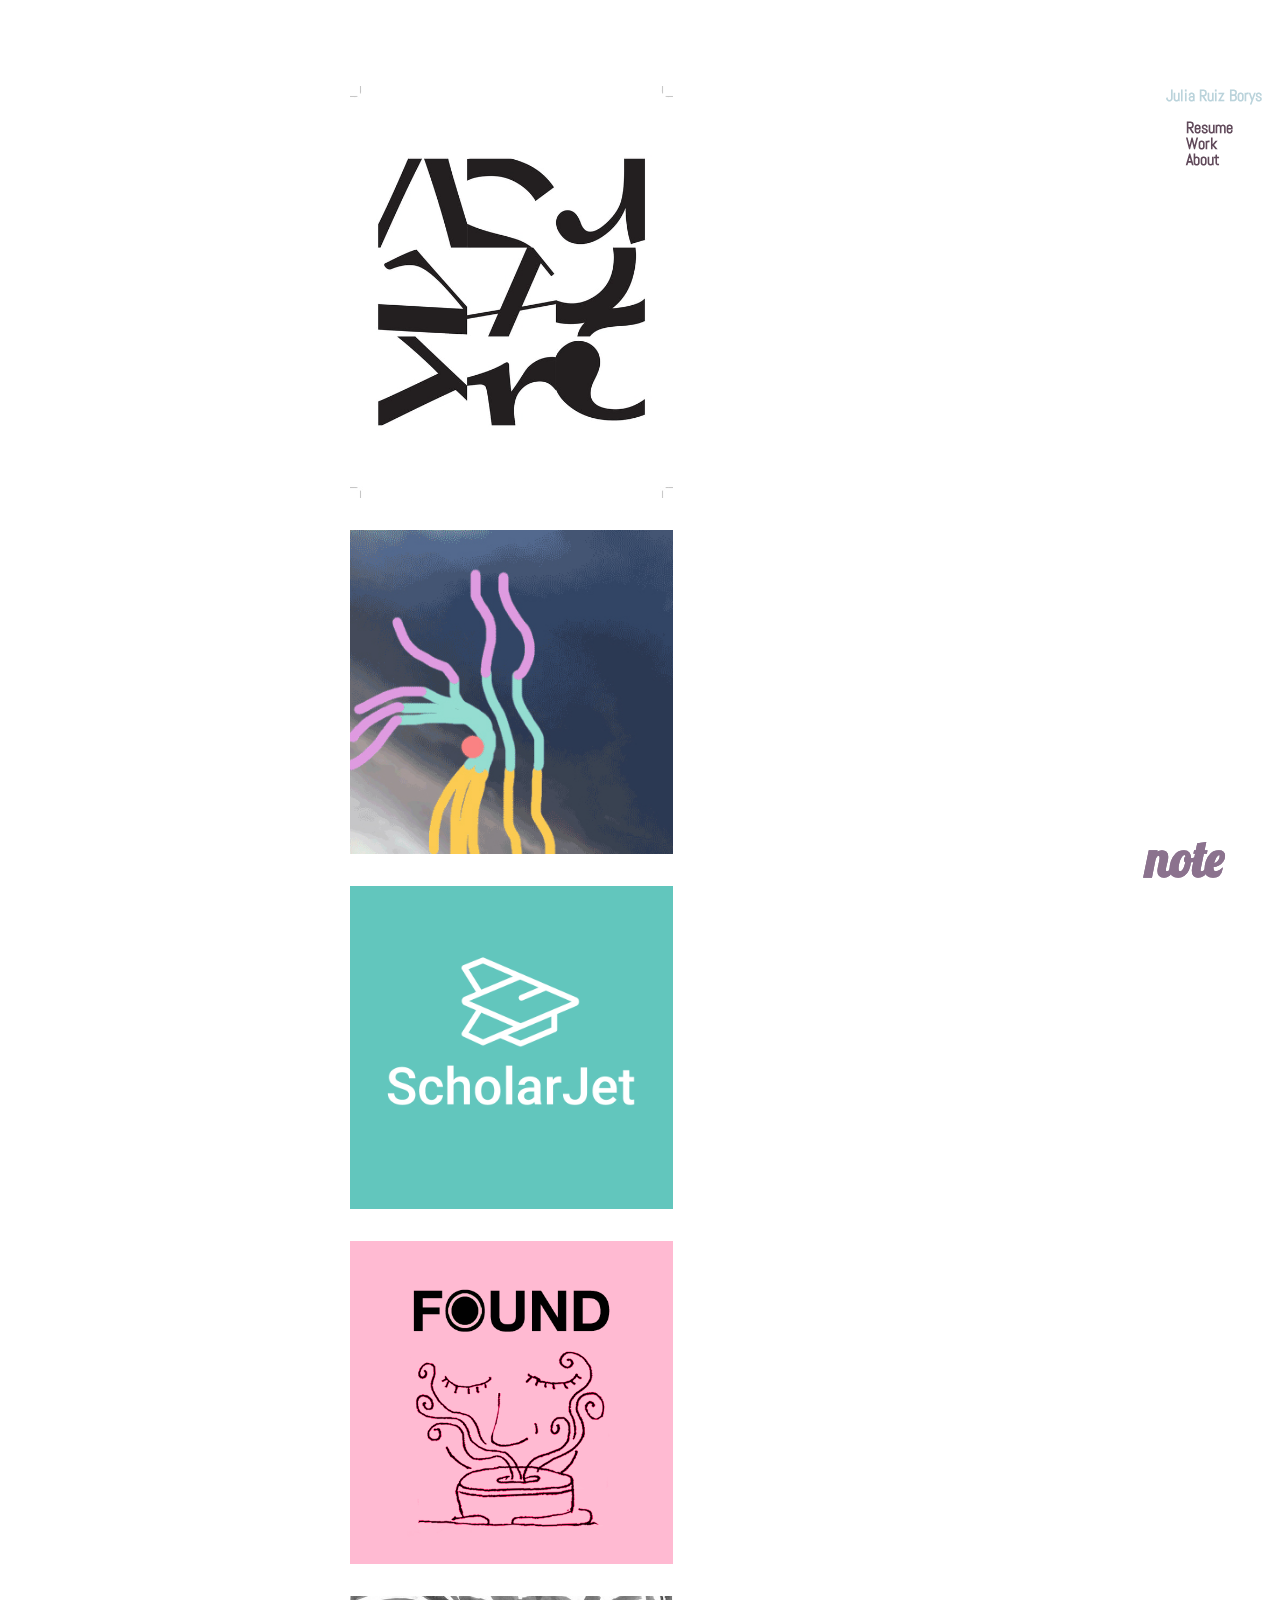
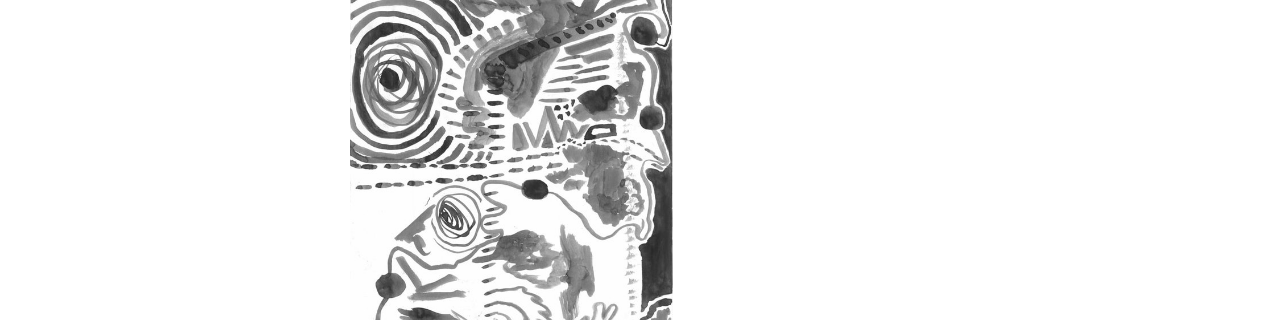
<file: index.html>
<!DOCTYPE html>
<html lang="en">

<head>
  <meta charset="UTF-8">
  <meta name="viewport" content="width=device-width,initial-scale=1">
  <title>julespoodles</title>
  <link href="style.css" rel="stylesheet" type="text/css">
  <script type="text/javascript" src="main.js"></script>
  <link href="https://fonts.googleapis.com/css?family=Abel|Anton|Lobster|Roboto|Lato:900" rel="stylesheet">

</head>
           <body>
    
        <nav>
        
        <div class="name"><strong>Julia Ruiz Borys</strong> </div>  
        <br>
        <div class="info-link">
            <a href="resume.html">Resume</a>
            <br>
            <a href="index.html">Work</a>
                  <br> <a href="aboutme.html">About</a>
                </div>
        </nav>
    
          
            <div class="portfolio-wrapper">
              
                <div class="portfolio-container">
                    <figure class="hover-effect">
                        <a href="typography.html">
                                
                            <img src="portfolio/client/typecomp/type1.jpg" alt="typography collage 1" >
                            </a>
    
                        <figcaption>
                            <h3> Typography Work</h3>
                        </figcaption>		
                    </figure>
    
                    <figure class="hover-effect">
                       
                            <a href="animation.html">
                                <img src="portfolio/personalcomp/animations/bird54.jpg" alt="" >
                            </a>
                    
                        <figcaption> 
                       <h3>Animation</h3>
                        </figcaption>			
                    </figure>

                    <figure class="hover-effect">
                       
                            <a href="scholarjet.html">
                                
                                <img src="portfolio/client/sj.jpg" alt="scholarjet logo" >
                            </a>
                        <figcaption>
                            <h3>Instagram Campaign</h3>
                        </figcaption>			
                    </figure>
    
                    <figure class="hover-effect">
                       
                        <a href="foundcoffee.html">
                            
                            <img src="portfolio/client/foundcoffee/logo.png" alt="FoundCoffee logo" >
                            
                            </a> 
    
                    <figcaption>
                      <h3> Branding Concept</h3>
                    </figcaption>			
                </figure>
    

                <figure class="hover-effect">
                       
                    <a href="visualart.html">
                        <img src="portfolio/personalcomp/inksquare.jpg" alt="" >
                    </a>
            
                <figcaption>

                    
               <h3>Illustration</h3>
                </figcaption>			
            </figure>
    
                </div>
            </div>
    
        <div class="footer">
            <span class="interactive fancy" onclick="onButtonPress()">note</span>
        </div>
    
    </body>

  </div>
    
  </div>
  <div class="footer">
    <span class="interactive fancy" onclick="onButtonPress()">note</span>
  </div>
</body>

</html>
</file>
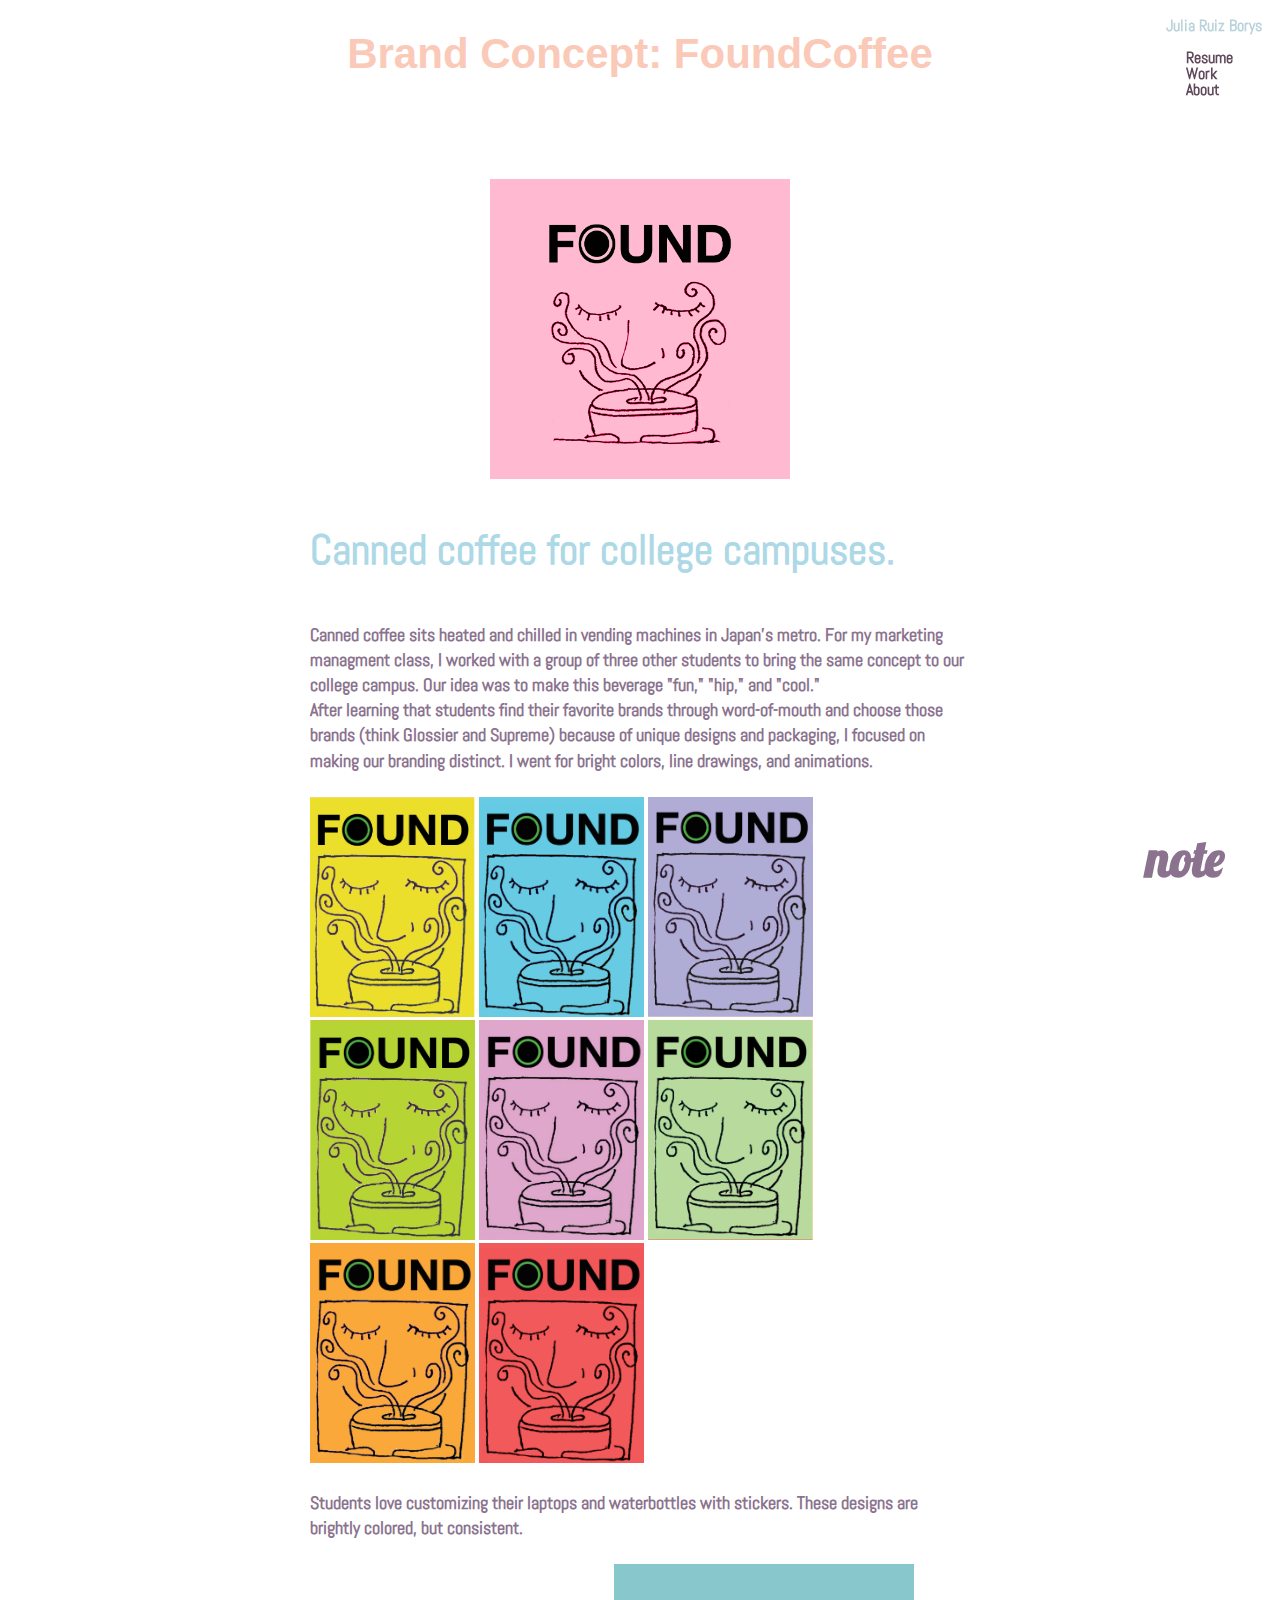
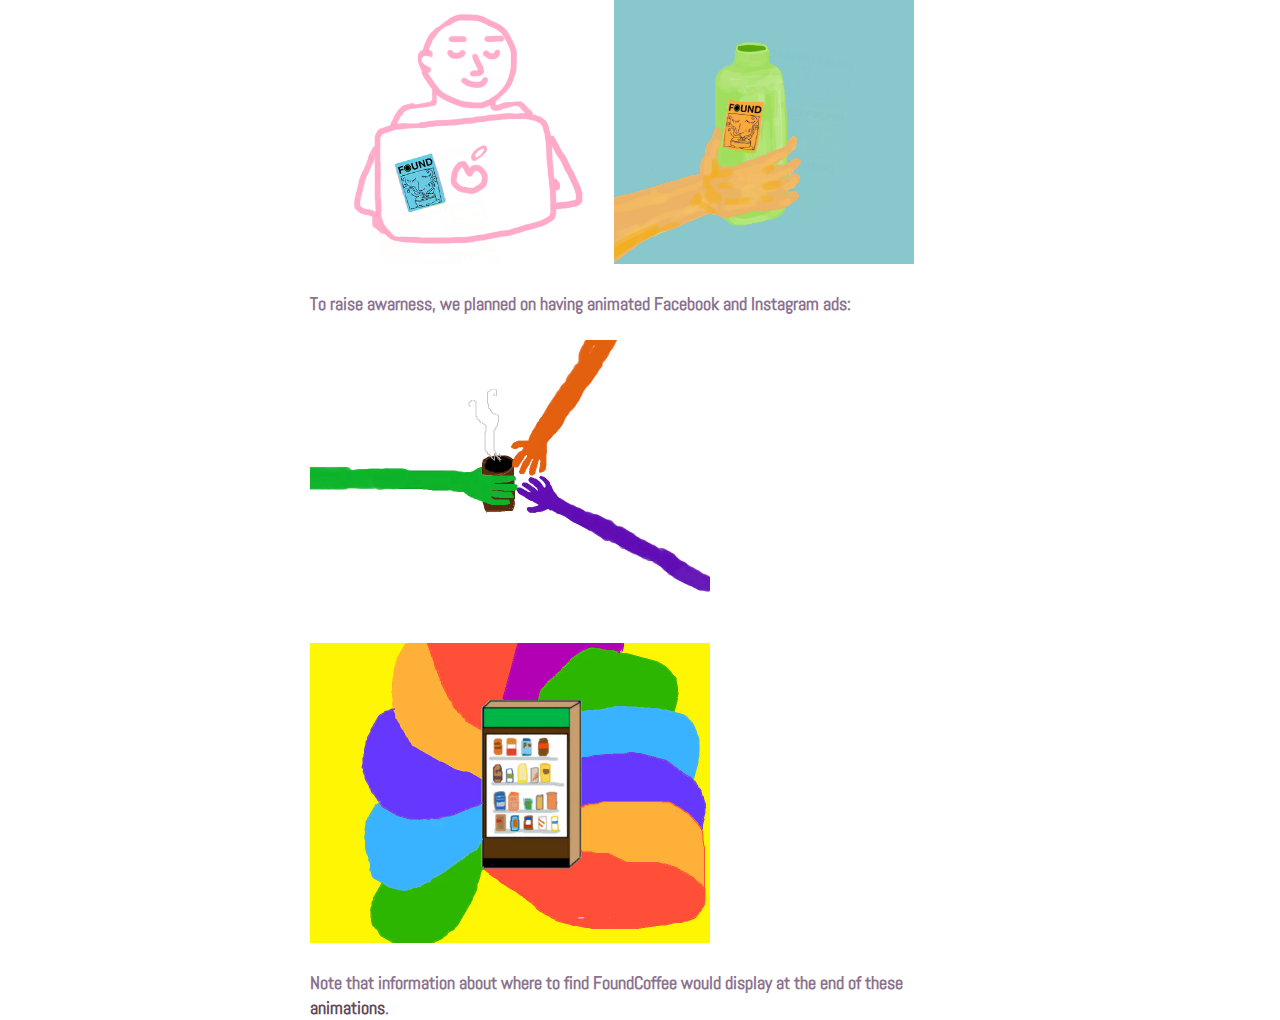
<file: foundcoffee.html>
<!DOCTYPE html>

<html lang="en">

<head>
    <meta charset="UTF-8">
    <meta name="viewport" content="width=device-width,initial-scale=1">
    <title>FoundCoffee</title>
    <link href="style.css" rel="stylesheet" type="text/css">
    <script type="text/javascript" src="main.js"></script>
    <link href="https://fonts.googleapis.com/css?family=Abel|Anton|Lobster" rel="stylesheet">

</head>

<body>
    
        <nav>
        
                <div class="name"><strong>Julia Ruiz Borys</strong> </div>  
                <br>
                <div class="info-link">
                    <a href="resume.html">Resume</a>
                    <br>
                    <a href="index.html">Work</a>
                          <br> <a href="aboutme.html">About</a>
                        </div>
                </nav>
    <div class="heading-wrapper"><h2 class="heading">Brand Concept: FoundCoffee</h2>
       </div> 
    <div class="portfolio-wrapper">
        <img src="portfolio/client/foundcoffee/logo.png" alt="Found Coffee Logo" class="found-coffee, centered">
        <div>
            <h3 class="noteworthy">Canned coffee for college campuses.
            </h3>
            <h4>Canned coffee sits heated and chilled in vending machines in Japan's metro. For my marketing managment class, I worked with a group of three other students to bring the same concept to our college campus. Our idea was to make this beverage "fun," "hip," and "cool." 
                <br>After learning that students find their favorite brands through word-of-mouth and choose those brands (think Glossier and Supreme) because of unique designs and packaging, I focused on making our branding distinct.
               I went for bright colors, line drawings, and animations.  </h4>
                <img src="portfolio/client/foundcoffee/indivstickers/stick1.png" alt="promotional coffee stickers" class="stickers">
                <img src="portfolio/client/foundcoffee/indivstickers/stick2.png" alt="promotional coffee stickers" class="stickers">
                <img src="portfolio/client/foundcoffee/indivstickers/stick3.png" alt="promotional coffee stickers" class="stickers">
                <img src="portfolio/client/foundcoffee/indivstickers/stick4.png" alt="promotional coffee stickers" class="stickers">
                <img src="portfolio/client/foundcoffee/indivstickers/stick5.png" alt="promotional coffee stickers" class="stickers">
                <img src="portfolio/client/foundcoffee/indivstickers/stick6.png" alt="promotional coffee stickers" class="stickers">
                <img src="portfolio/client/foundcoffee/indivstickers/stick7.png" alt="promotional coffee stickers" class="stickers">
                <img src="portfolio/client/foundcoffee/indivstickers/stick8.png" alt="promotional coffee stickers" class="stickers">
                <h4>Students love customizing their laptops and waterbottles with stickers. These designs are brightly colored, but consistent.</h4>
                <img src="portfolio/client/foundcoffee/laptopuser.png" alt="Laptop user with a FoundCoffee sticker on laptop" class="slideshow-image">
                <img src="portfolio/client/foundcoffee/waterbottle.png" alt="Waterbottle with FoundCoffee Sticker on waterbottle" class="slideshow-image">
                
<h4>
          To raise awarness, we planned on having animated Facebook and Instagram ads: </h4>
            <img src="portfolio/client/foundcoffee/foundcoffee1.gif" alt="an animation of arms reaching for a can of coffee" class="found-coffee-anim">
        <br>
     <img src="portfolio/client/foundcoffee/foundcoffee.gif" alt="colorful vending machine" class="found-coffee-anim">
    <h4>Note that information about where to find FoundCoffee would display at the end of these  <a href="animation.html">animations</a>.</h4>
        
    </div>


    </div>
    <div class="footer">
        <span class="interactive fancy" onclick="onButtonPress()">note</span>
    </div>

</body>

</html>
</file>
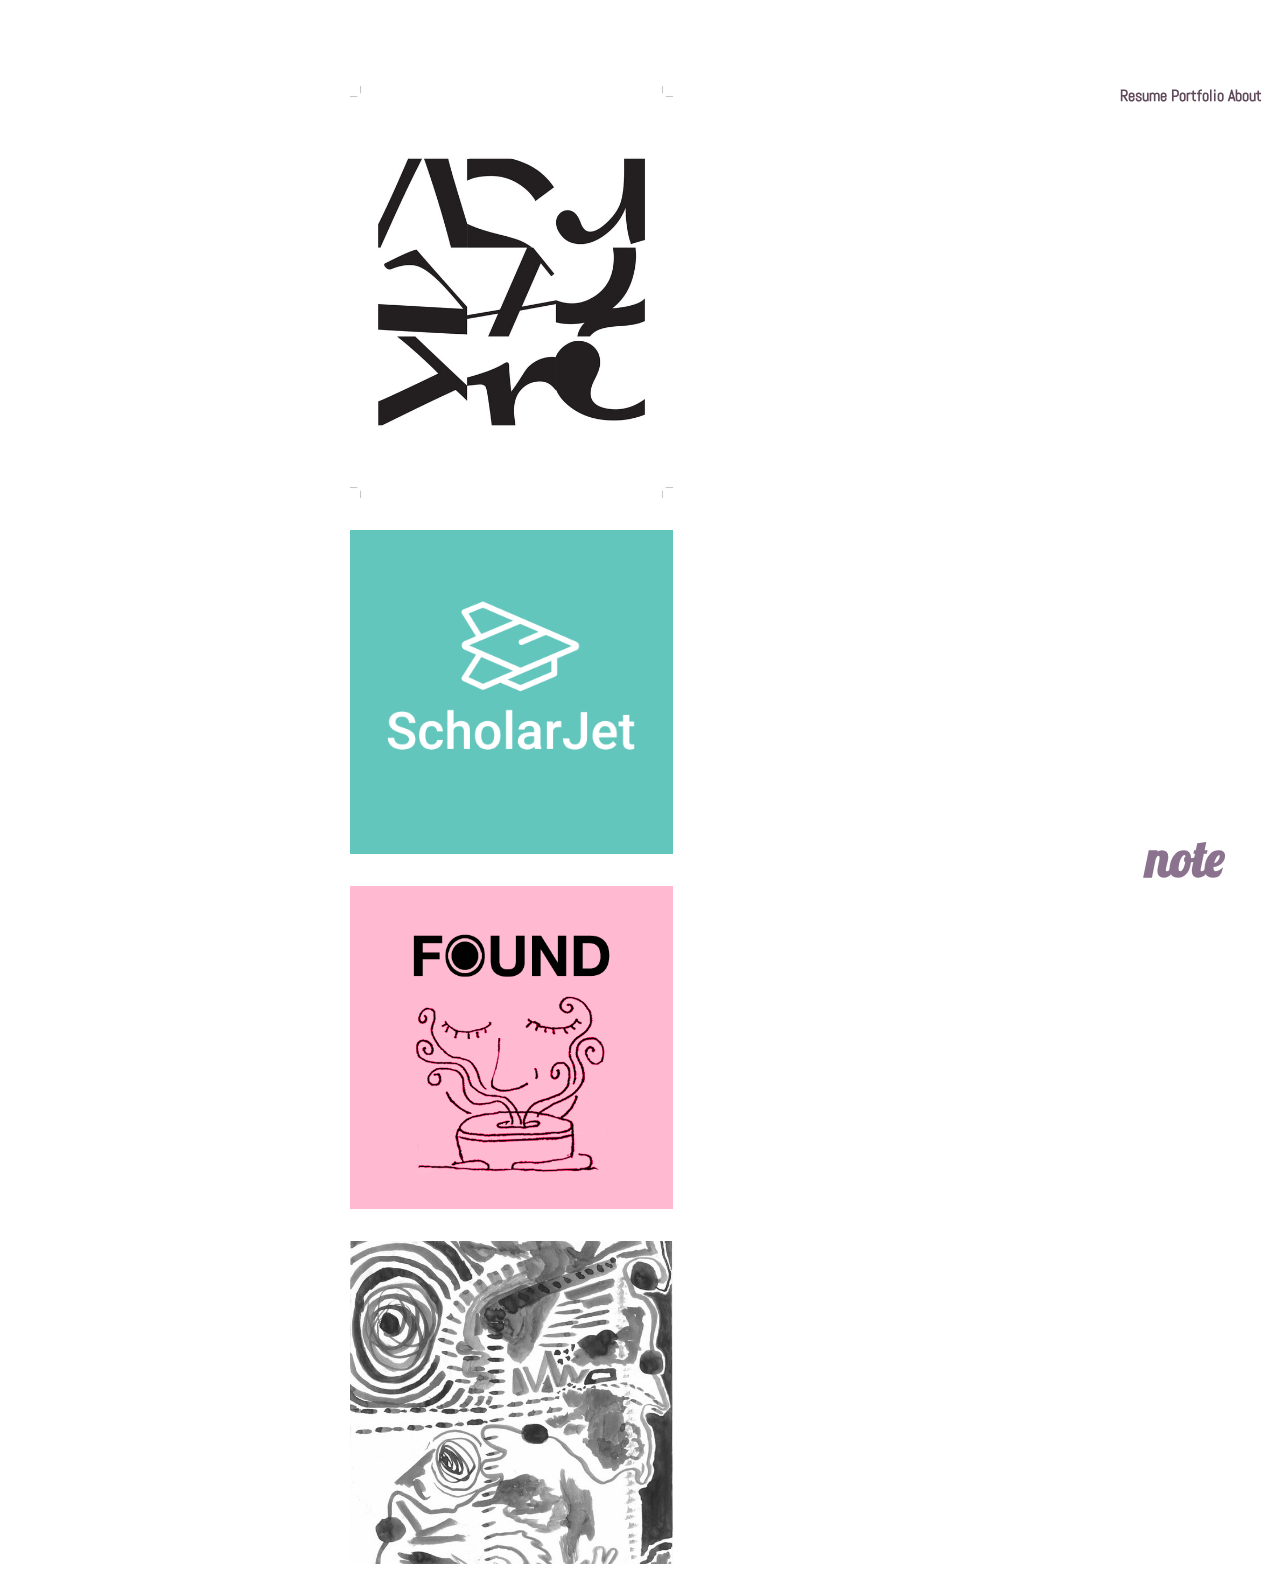
<file: portfolio.html>
<!DOCTYPE html>

<html lang="en">

<head>
    <meta charset="UTF-8">
    <meta name="viewport" content="width=device-width,initial-scale=1">
    <title>Portfolio</title>
    <link href="style.css" rel="stylesheet" type="text/css">
    <script type="text/javascript" src="main.js"></script>
    <link href="https://fonts.googleapis.com/css?family=Abel|Anton|Lobster" rel="stylesheet">

</head>

<body>
    
    <nav>
        <a href="resume.html">Resume</a>
        <a href="portfolio.html">Portfolio</a>
        <a href="aboutme.html">About</a>
    </nav>

      
        <div class="portfolio-wrapper">
          
            <div class="portfolio-container">
                <figure class="hover-effect">
                    <a href="typography.html">
                            
                        <img src="portfolio/client/typecomp/type1.jpg" alt="typography collage 1" >
                        </a>

                    <figcaption>
                        <h3> Typography Work</h3>
                    </figcaption>		
                </figure>

                <figure class="hover-effect">
                   
                        <a href="scholarjet.html">
                            
                            <img src="portfolio/client/sj.jpg" alt="scholarjet logo" >
                        </a>
                    <figcaption>
                        <h3>Instagram Campaign</h3>
                    </figcaption>			
                </figure>

                <figure class="hover-effect">
                   
                    <a href="FoundCoffee.html">
                        
                        <img src="portfolio/client/foundcoffee/logo.png" alt="FoundCoffee logo" >
                        
                        </a> 

                <figcaption>
                  <h3> Branding Concept</h3>
                </figcaption>			
            </figure>


            <figure class="hover-effect">
                   
                <a href="visualart.html">
                    <img src="portfolio/personalcomp/inksquare.jpg" alt="" >
                </a>
        
            <figcaption>
           <h3>Visual Art</h3>
            </figcaption>			
        </figure>

            </div>
        </div>

    <div class="footer">
        <span class="interactive fancy" onclick="onButtonPress()">note</span>
    </div>

</body>

</html>
</file>
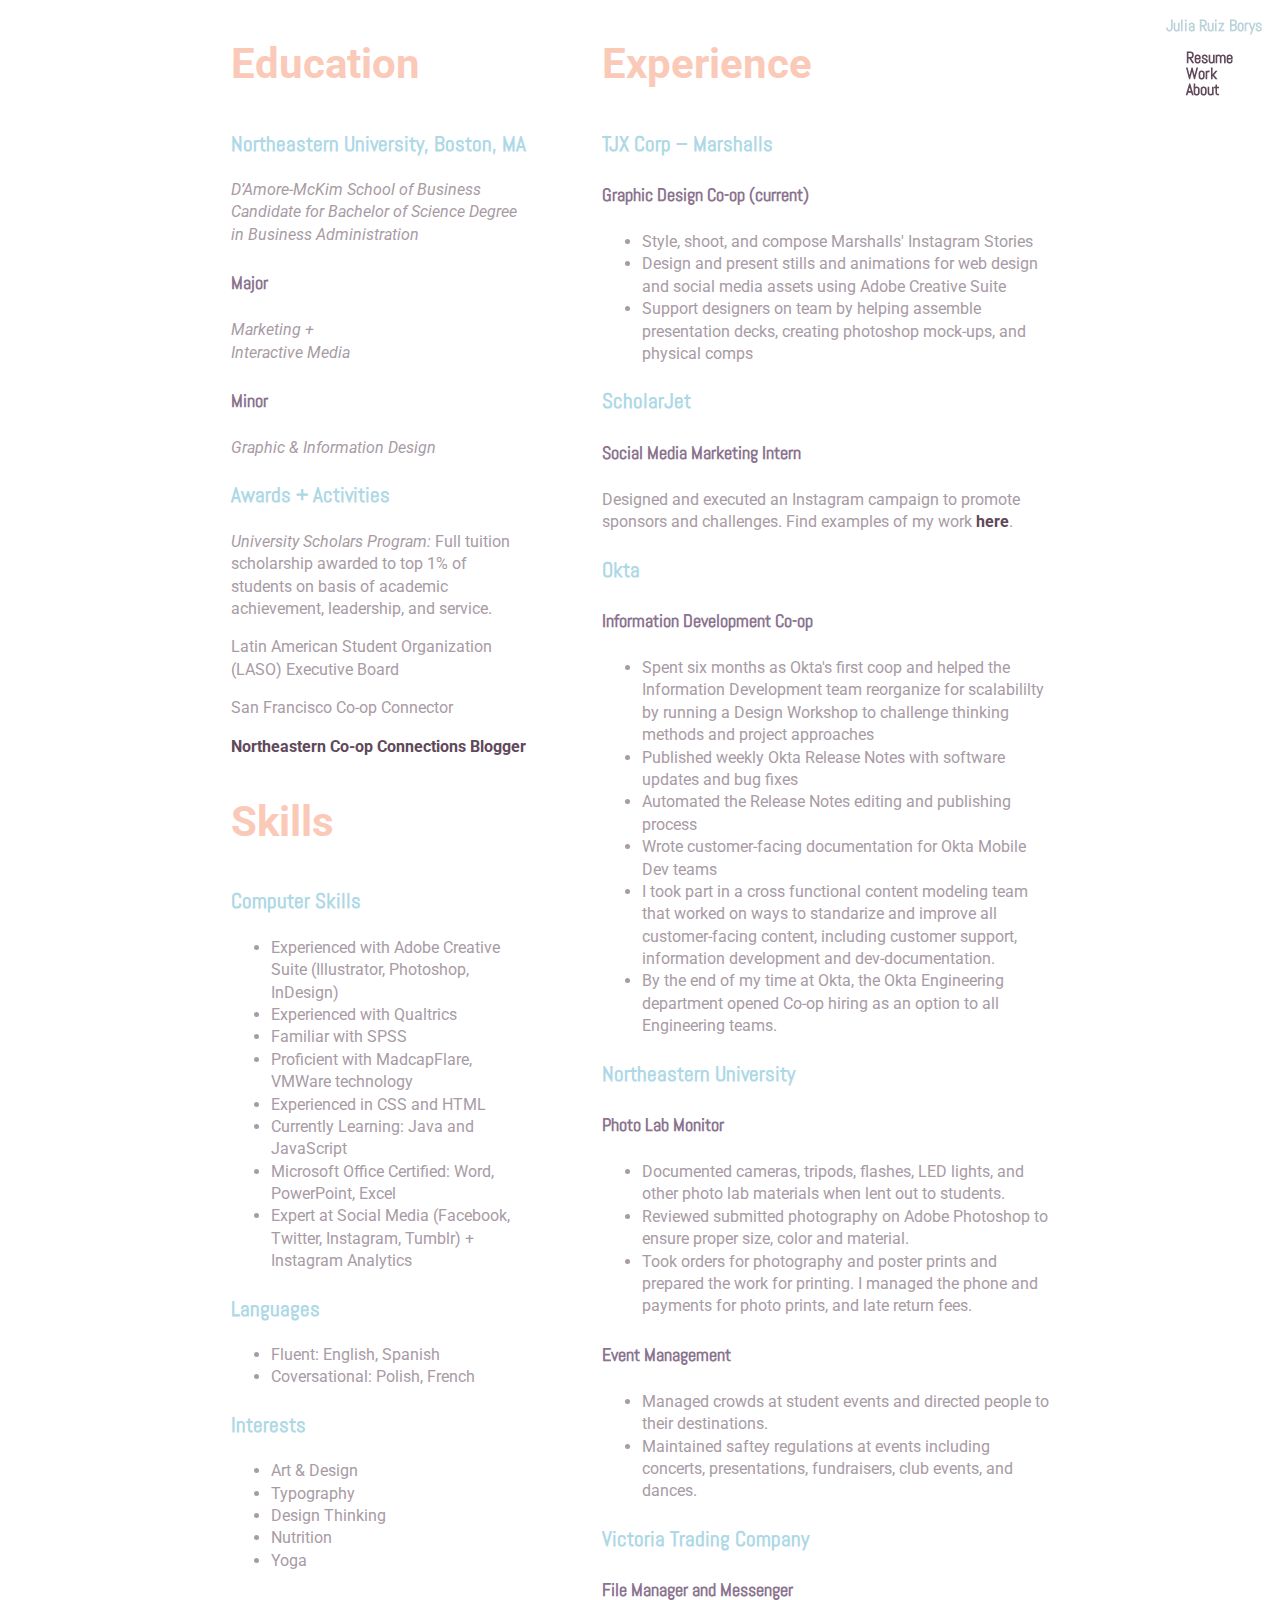
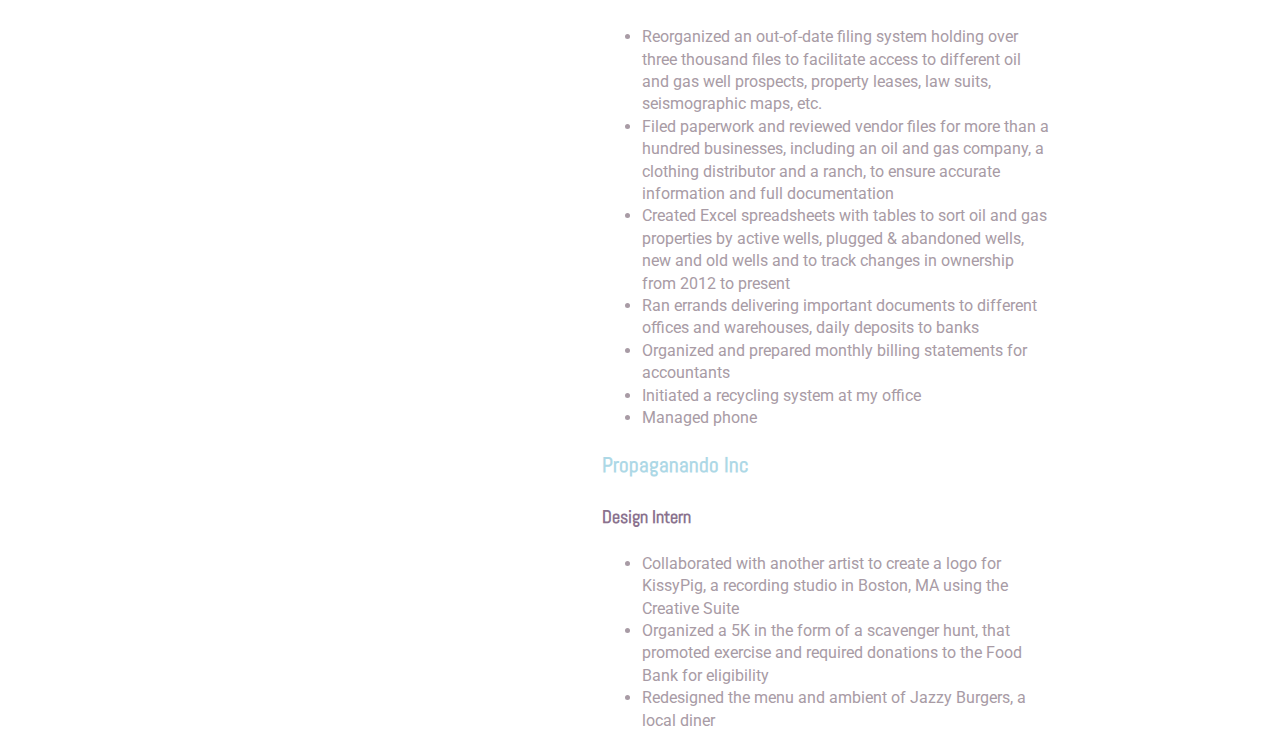
<file: resume.html>
<!DOCTYPE html>
<html lang="en">

<head>
    <meta charset="UTF-8">
    <meta name="viewport" content="width=device-width,initial-scale=1">
    <title>Resume</title>
    <link href="style.css" rel="stylesheet" type="text/css">
    <script type="text/javascript" src="main.js"></script>
    <link href="https://fonts.googleapis.com/css?family=Abel|Anton|Lobster|Roboto|Lato:900" rel="stylesheet">

</head>

<body class "selection">
   
        <nav>
        
                <div class="name"><strong>Julia Ruiz Borys</strong> </div>  
                <br>
                <div class="info-link">
                    <a href="resume.html">Resume</a>
                    <br>
                    <a href="index.html">Work</a>
                          <br> <a href="aboutme.html">About</a>
                        </div>
                </nav>
    <div class="main">
        <div class="content">
            <div class="left">
                <h2> Education</h2>
                <h3>Northeastern University, Boston, MA</h3>
                <p>
                    <em>D’Amore-McKim School of Business
                        <br>Candidate for Bachelor of Science Degree in Business Administration</em>
                </p>
                <h4>Major</h4>
                <p>
                    <em>Marketing + <br> Interactive Media</em>
                </p>
                <h4>Minor</h4>
                <p>
                    <em>Graphic & Information Design</em>
                </p>

                <h3>Awards + Activities</h3>
                <p><em>University Scholars Program:</em> Full tuition scholarship awarded to top 1% of students on basis of academic achievement, leadership, and service. </p>
                <p>Latin American Student Organization (LASO) Executive Board</p>
                <p> San Francisco Co-op Connector</p>
                <p> <a href="http://juliarb-on-coop.blogspot.com/?view=mosaic">Northeastern Co-op Connections Blogger</a></p>


                <h2>Skills</h2>
                <h3>Computer Skills</h3>
                <p>
                    <ul>
                        
                        <li>Experienced with Adobe Creative Suite (Illustrator, Photoshop, InDesign)</li>
                        <li>Experienced with Qualtrics</li>
                        <li>Familiar with SPSS</li>
                        <li>Proficient with MadcapFlare, VMWare technology</li>
                        <li>Experienced in CSS and HTML</li>
                        <li>Currently Learning: Java and JavaScript</li>
                        <li>Microsoft Office Certified: Word, PowerPoint, Excel </li>
                        <li>Expert at Social Media (Facebook, Twitter, Instagram, Tumblr) + Instagram Analytics </li>
                    </ul>
                </p>
                <h3>Languages</h3>
                <ul>
                    <li>Fluent: English, Spanish</li>
                    <li>Coversational: Polish, French</li>
                </ul>
                <h3>Interests</h3>
                <ul>
                    <li>Art & Design</li>
                    <li>Typography</li>
                    <li>Design Thinking</li>
                    <li>Nutrition</li>
                    <li>Yoga</li>
                </ul>
            </div>
            <div class="right">

                <h2>Experience</h2>
                <h3>TJX Corp – Marshalls  </h3>
                <h4>Graphic Design Co-op (current)</h4>
                <ul>
                        <li>Style, shoot, and compose Marshalls' Instagram Stories </li>
                        <li>Design and present stills and animations for web design and social media assets using Adobe Creative Suite</li>
                        <li>Support designers on team by helping assemble presentation decks, creating photoshop mock-ups, and physical comps</li>
                        </ul>

                <h3>ScholarJet</h3>
                <h4>Social Media Marketing Intern</h4>
                <p>Designed and executed an Instagram campaign to promote sponsors and challenges. Find examples
                    of my work
                    <a href="scholarjet.html">here</a>. </p>
                <h3>Okta</h3>
                <h4>Information Development Co-op</h4>
                <p>
                    <ul>
                        <li>Spent six months as Okta's first coop and helped the Information Development team reorganize for
                            scalabililty by running a Design Workshop to challenge thinking methods and project approaches
                        </li>
                        <li>Published weekly Okta Release Notes with software updates and bug fixes
                        </li>
                        <li>Automated the Release Notes editing and publishing process</li>
                        <li>Wrote customer-facing documentation for Okta Mobile Dev teams</li>
                        <li>I took part in a cross functional content modeling team that worked on ways to standarize and improve
                            all customer-facing content, including customer support, information development and dev-documentation.</li>
                        <li>By the end of my time at Okta, the Okta Engineering department opened Co-op hiring as an option to
                            all Engineering teams.
                        </li>
                    </ul>
                </p>
                <h3>Northeastern University</h3>
                <h4>Photo Lab Monitor</h4>
                <p>
                    <ul>
                        <li>Documented cameras, tripods, flashes, LED lights, and other photo lab materials when lent out to
                            students.</li>
                        <li>Reviewed submitted photography on Adobe Photoshop to ensure proper size, color and material.
                        </li>
                        <li>Took orders for photography and poster prints and prepared the work for printing. I managed the phone
                            and payments for photo prints, and late return fees. </li>
                    </ul>
                </p>
                <h4>Event Management</h4>
                <p>
                    <ul>
                        <li>Managed crowds at student events and directed people to their destinations. </li>
                        <li>Maintained saftey regulations at events including concerts, presentations, fundraisers, club events,
                            and dances.</li>
                    </ul>
                </p>
                <h3>Victoria Trading Company</h3>
                <h4>File Manager and Messenger</h4>
                <p>
                    <ul>
                        <li>Reorganized an out-of-date filing system holding over three thousand files to facilitate access to
                            different oil and gas well prospects, property leases, law suits, seismographic maps, etc.
                        </li>
                        <li>Filed paperwork and reviewed vendor files for more than a hundred businesses, including an oil and
                            gas company, a clothing distributor and a ranch, to ensure accurate information and full documentation
                        </li>
                        <li>Created Excel spreadsheets with tables to sort oil and gas properties by active wells, plugged &
                            abandoned wells, new and old wells and to track changes in ownership from 2012 to present</li>
                        <li>Ran errands delivering important documents to different offices and warehouses, daily deposits to
                            banks
                        </li>
                        <li>Organized and prepared monthly billing statements for accountants </li>
                        <li>Initiated a recycling system at my office </li>
                        <li>Managed phone</li>
                    </ul>
                </p>
                <h3>Propaganando Inc</h3>
                <h4>Design Intern</h4>
                <ul>
                    <li>Collaborated with another artist to create a logo for KissyPig, a recording studio in Boston, MA using
                        the Creative Suite</li>
                    <li> Organized a 5K in the form of a scavenger hunt, that promoted exercise and required donations to the
                        Food Bank for eligibility </li>
                    <li> Redesigned the menu and ambient of Jazzy Burgers, a local diner </li>
                </ul>

                
            </div>
        </div>
    </div>
</body>

</html>
</file>
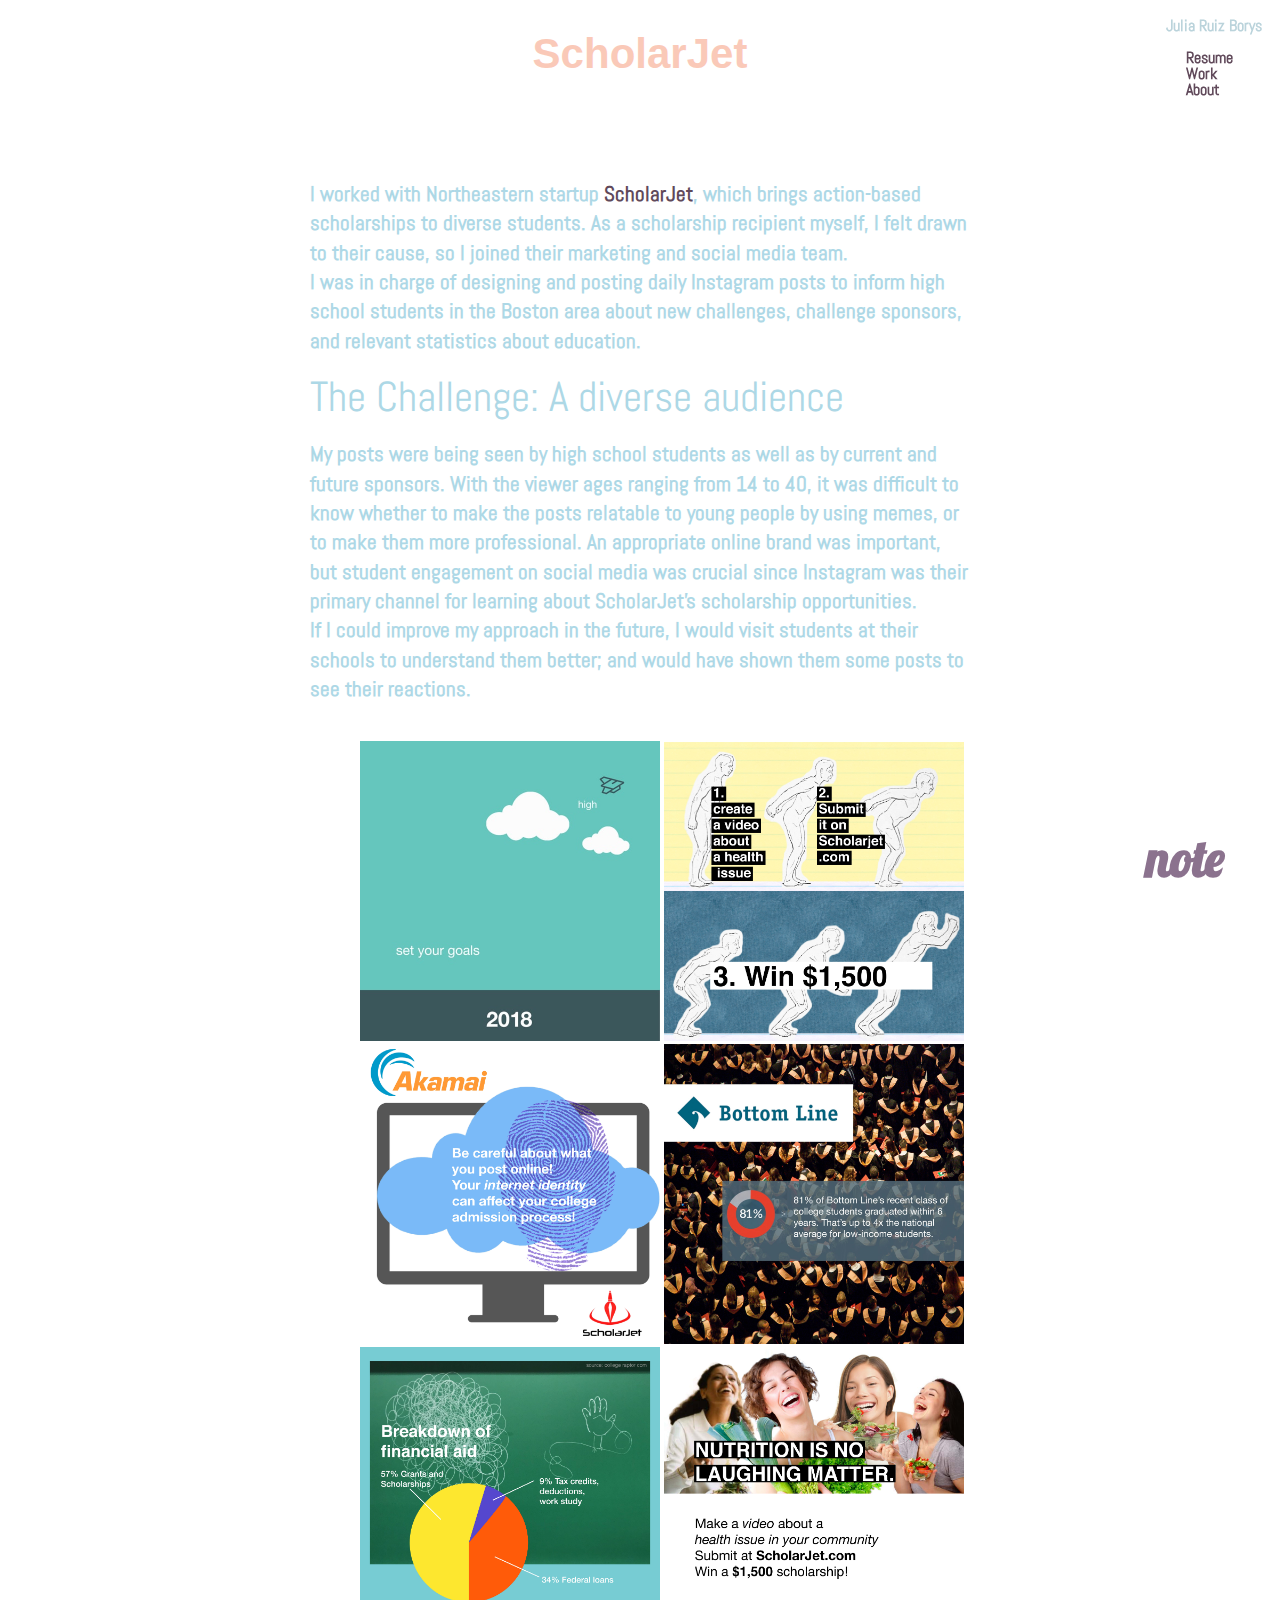
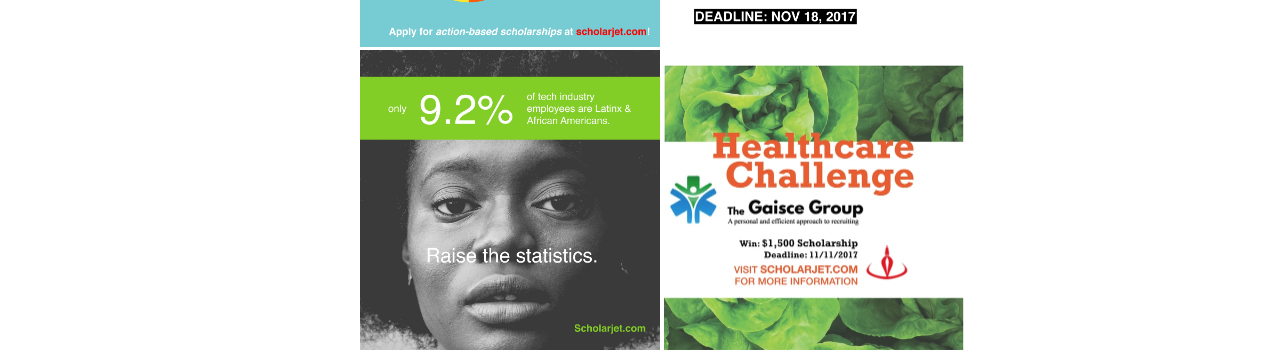
<file: scholarjet.html>
<!DOCTYPE html>

<html lang="en">

<head>
    <meta charset="UTF-8">
    <meta name="viewport" content="width=device-width,initial-scale=1">
    <title>Scholarjet</title>
    <link href="style.css" rel="stylesheet" type="text/css">
    <script type="text/javascript" src="main.js"></script>
    <link href="https://fonts.googleapis.com/css?family=Abel|Anton|Lobster" rel="stylesheet">

</head>

<body>
    
        <nav>
        
                <div class="name"><strong>Julia Ruiz Borys</strong> </div>  
                <br>
                <div class="info-link">
                    <a href="resume.html">Resume</a>
                    <br>
                    <a href="index.html">Work</a>
                          <br> <a href="aboutme.html">About</a>
                        </div>
                </nav>
    <div class="heading-wrapper"><h2 class="heading">ScholarJet</h2></div> 
    <div class="portfolio-wrapper">
        <div class="portfolio-text">
            <h3>I worked with Northeastern startup
                <a href="https://scholarjet.com/" target="_blank">ScholarJet</a>, which brings action-based scholarships to diverse students. As a scholarship recipient
                myself, I felt drawn to their cause, so I joined their marketing and social media team.
                <br>I was in charge of designing and posting daily Instagram posts to inform high school students in the Boston
                area about new challenges, challenge sponsors, and relevant statistics about education.</h3>
                <div class="noteworthy">The Challenge: A diverse audience</h3> </div>
               <h3>My posts were being seen by high school students  as well as by current and future sponsors. With the viewer ages ranging from 14 to 40, it was difficult to know whether to make the posts relatable to young people by using memes, or to make them more professional. An appropriate online brand was important, but student engagement on social media was crucial since Instagram was their primary channel for learning about ScholarJet's scholarship opportunities. 
                   <br> If I could improve my approach in the future, I would visit students at their schools to understand them better; and would have shown them some posts to see their reactions. 
                    </h3>
        </div>
        <br>
        <div class="scholarjet">
           
            <img src="portfolio/client/sjcomp/seturgoals.jpg" alt="Set your goals high with ScholarJet" class="scholarjetSlideshow slideshow-image">
            <img src="portfolio/client/sjcomp/healthcarechallenge.jpg" alt="ScholarJet Healthcare Challenge promotional post" class="scholarjetSlideshow slideshow-image">
            <img src="portfolio/client/sjcomp/akamai.jpg" alt="Akamai Challenge promotional post" class="scholarjetSlideshow slideshow-image">
            <img src="portfolio/client/sjcomp/nov2.jpg" alt="Bottom Line statistic promotional post" class="scholarjetSlideshow slideshow-image">
            <img src="portfolio/client/sjcomp/edustat.jpg" alt="Education statistic" class="scholarjetSlideshow slideshow-image">
            <img src="portfolio/client/sjcomp/salad.jpg" alt="Nutrition is no laughing matter post" class="scholarjetSlideshow slideshow-image">
            <img src="portfolio/client/sjcomp/statistics.jpg" alt="Only 9.2% of tech industry employees are Latinx or African Americans"
            class="scholarjetSlideshow slideshow-image">
            <img src="portfolio/client/sjcomp/healthcare.jpg" alt=""
            class="scholarjetSlideshow slideshow-image">
        </div>
    </div>
    <div class="footer">
        <span class="interactive fancy" onclick="onButtonPress()">note</span>
    </div>

</body>

</html>
</file>
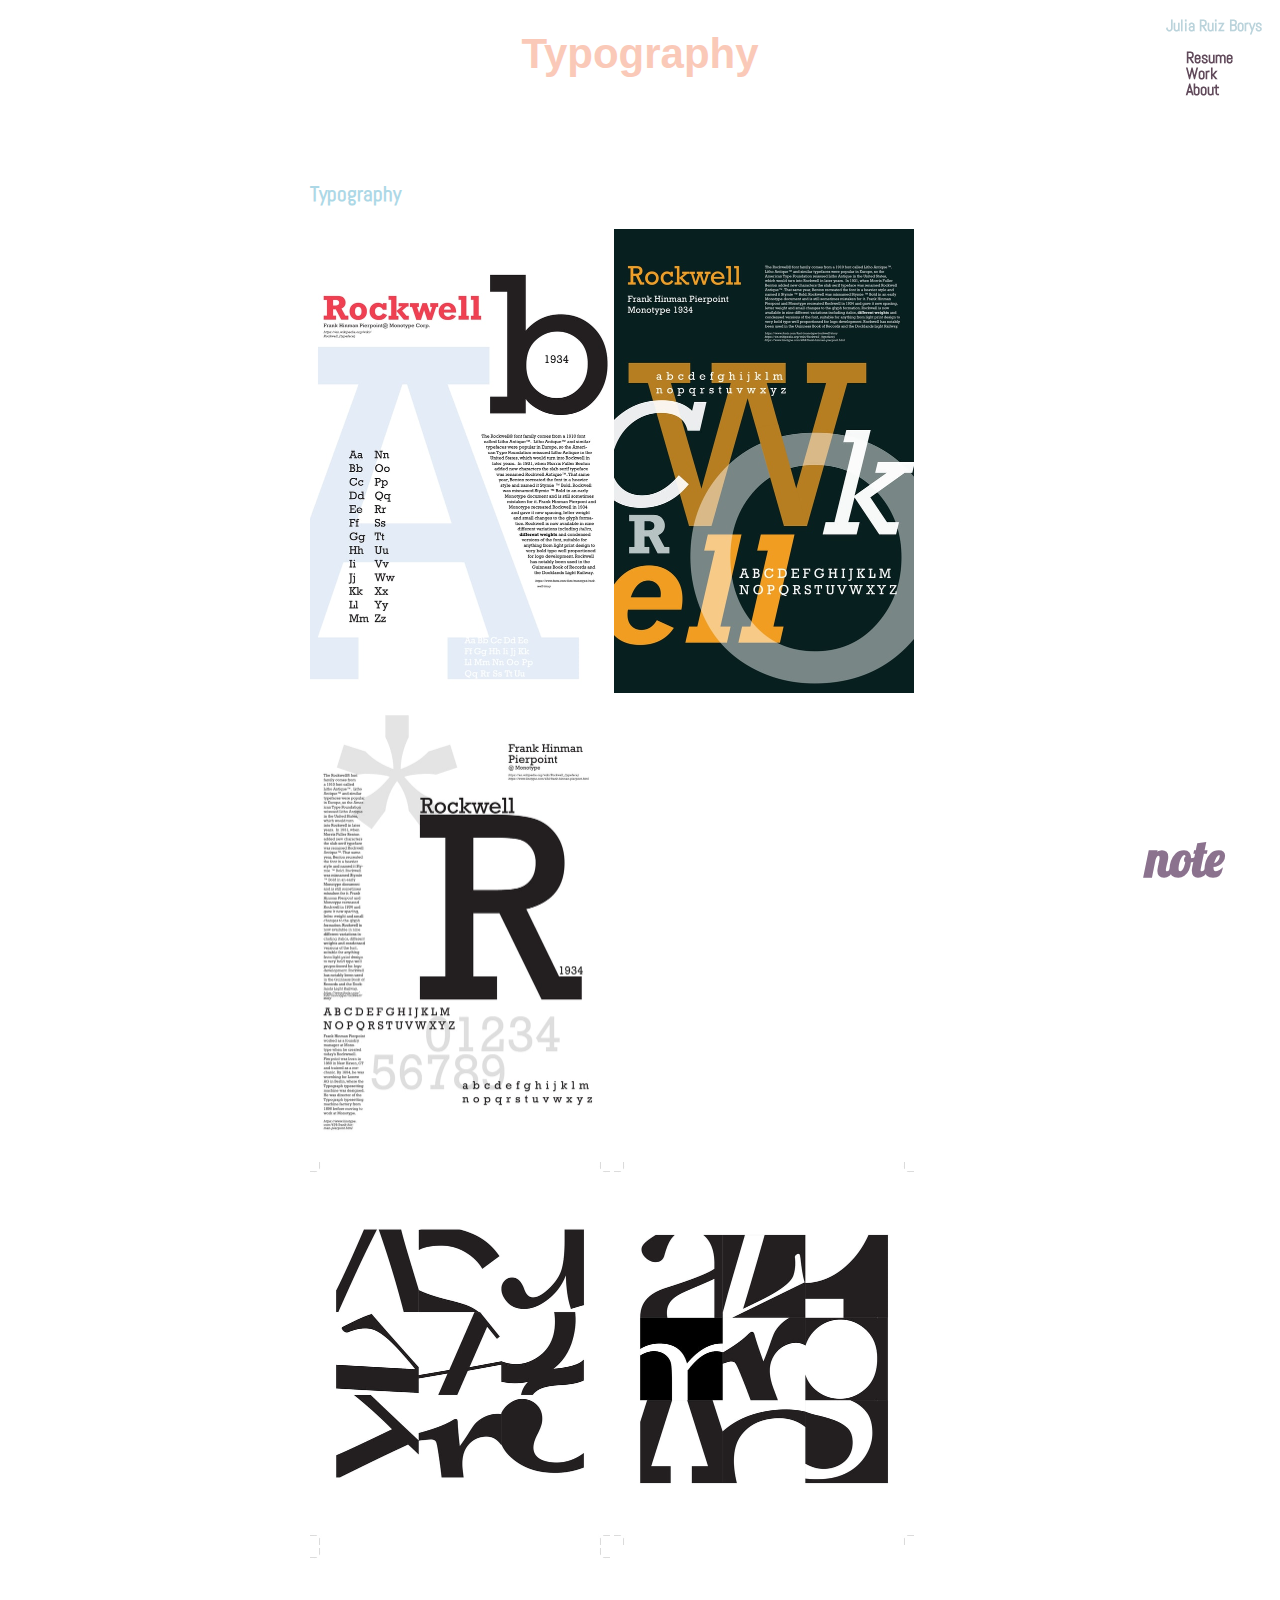
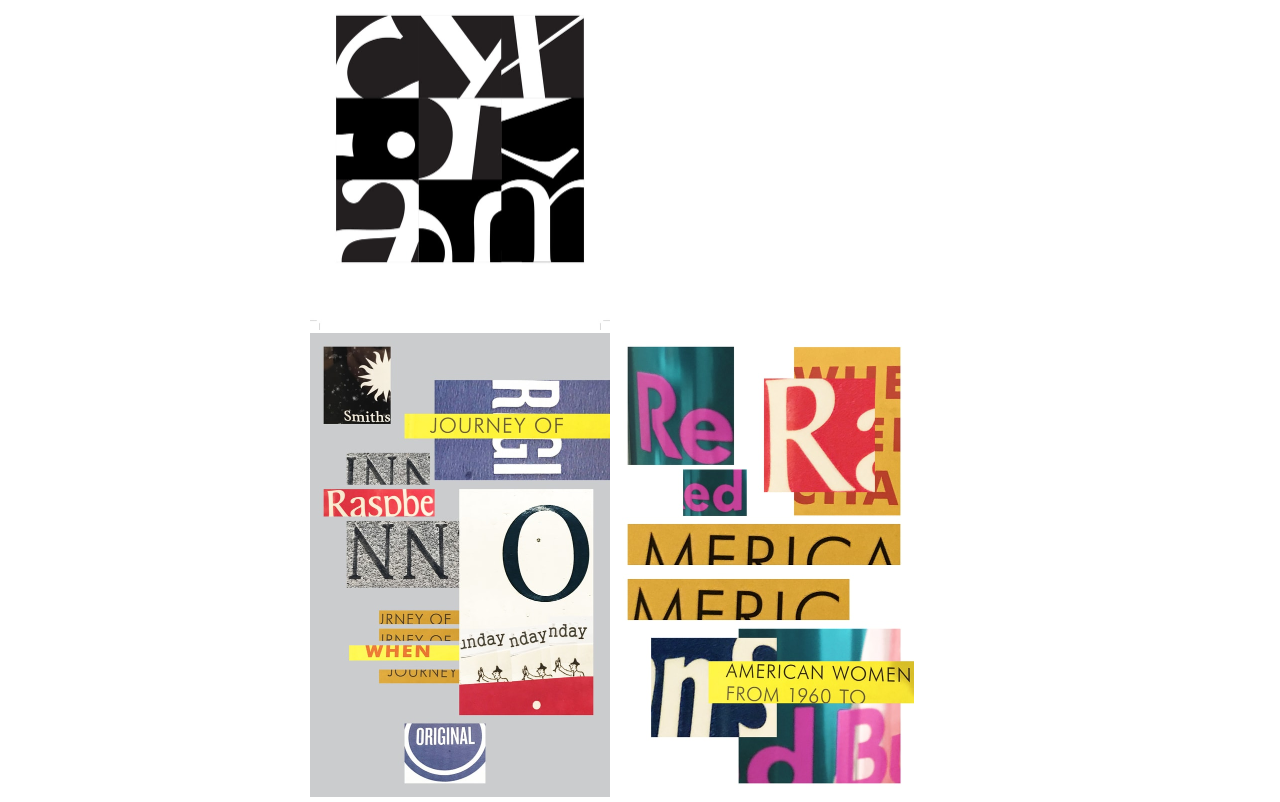
<file: typography.html>
<!DOCTYPE html>

<html lang="en">

<head>
    <meta charset="UTF-8">
    <meta name="viewport" content="width=device-width,initial-scale=1">
    <title>Typography</title>
    <link href="style.css" rel="stylesheet" type="text/css">
    <script type="text/javascript" src="main.js"></script>
    <link href="https://fonts.googleapis.com/css?family=Abel|Anton|Lobster" rel="stylesheet">

</head>

<body>
   
        <nav>
        
                <div class="name"><strong>Julia Ruiz Borys</strong> </div>  
                <br>
                <div class="info-link">
                    <a href="resume.html">Resume</a>
                    <br>
                    <a href="index.html">Work</a>
                          <br> <a href="aboutme.html">About</a>
                        </div>
                </nav>
    <div class="heading-wrapper"><h2 class="heading">Typography</h2></div> 
    <div class="portfolio-wrapper" id='parent5'>
       
        <div>
                <h3>Typography</h3>
                <img src="portfolio/client/typecomp/rockwellbroadside1.jpg" alt="Rockwel Broadside 2" class="hs">
        
                <img src="portfolio/client/typecomp/rockwellbroadside.jpg" alt="Rockwel Broadside 1" class="hs">
        
                <img src="portfolio/client/typecomp/rockwellbroadside2.jpg" alt="Rockwel Broadside 3" class="hs">
                <br>
                <img src="portfolio/client/typecomp/type1.jpg" alt="typography collage 1" class="typeography-collage">
                <img src="portfolio/client/typecomp/type2.jpg" alt="typography collage 2" class="typeography-collage">
                <img src="portfolio/client/typecomp/type3.jpg" alt="typography collage 3" class="typeography-collage">
                <br>
                <img src="portfolio/client/typecomp/typecollage1.jpg" alt="typography collage 3" class="typeography-collage">
                <img src="portfolio/client/typecomp/typecollage2.jpg" alt="typography collage 3" class="typeography-collage">
            </div>
    </div>
    <div class="footer">
        <span class="interactive fancy" onclick="onButtonPress()">note</span>
    </div>

</body>

</html>
</file>
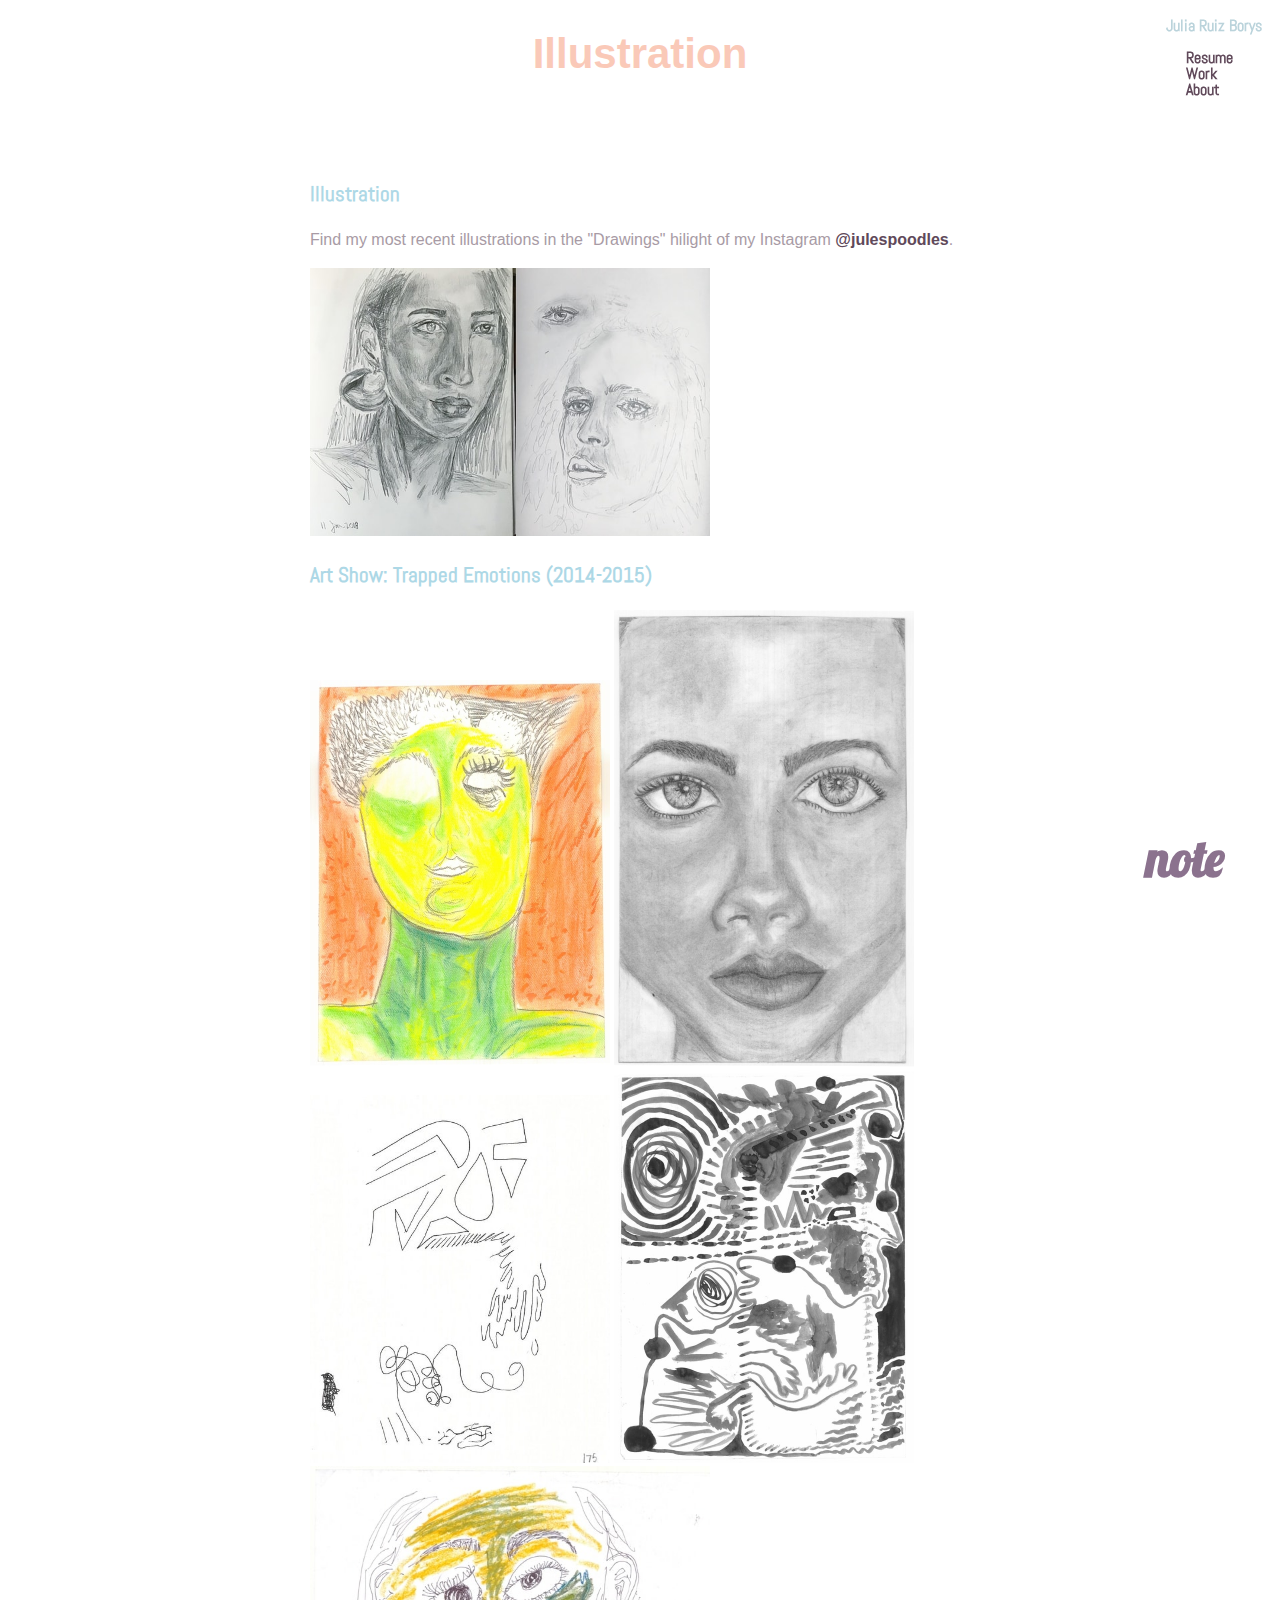
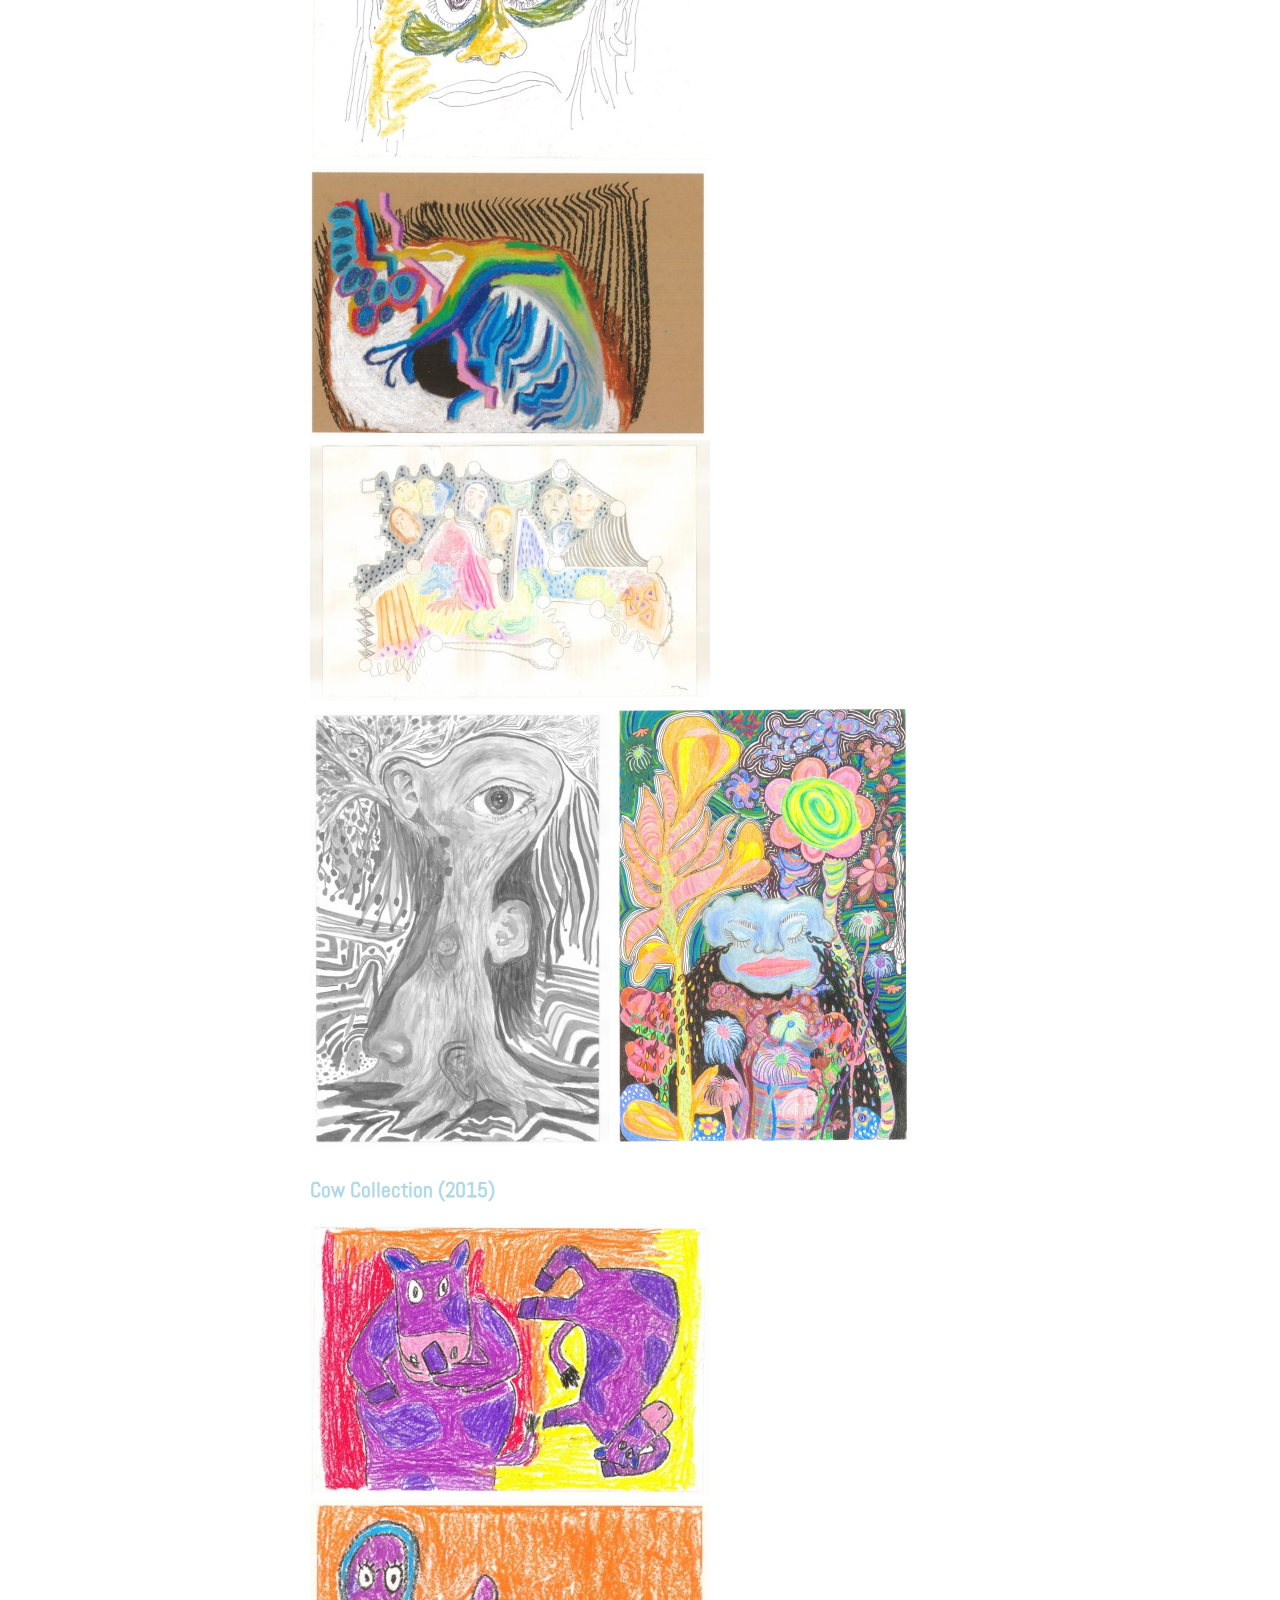
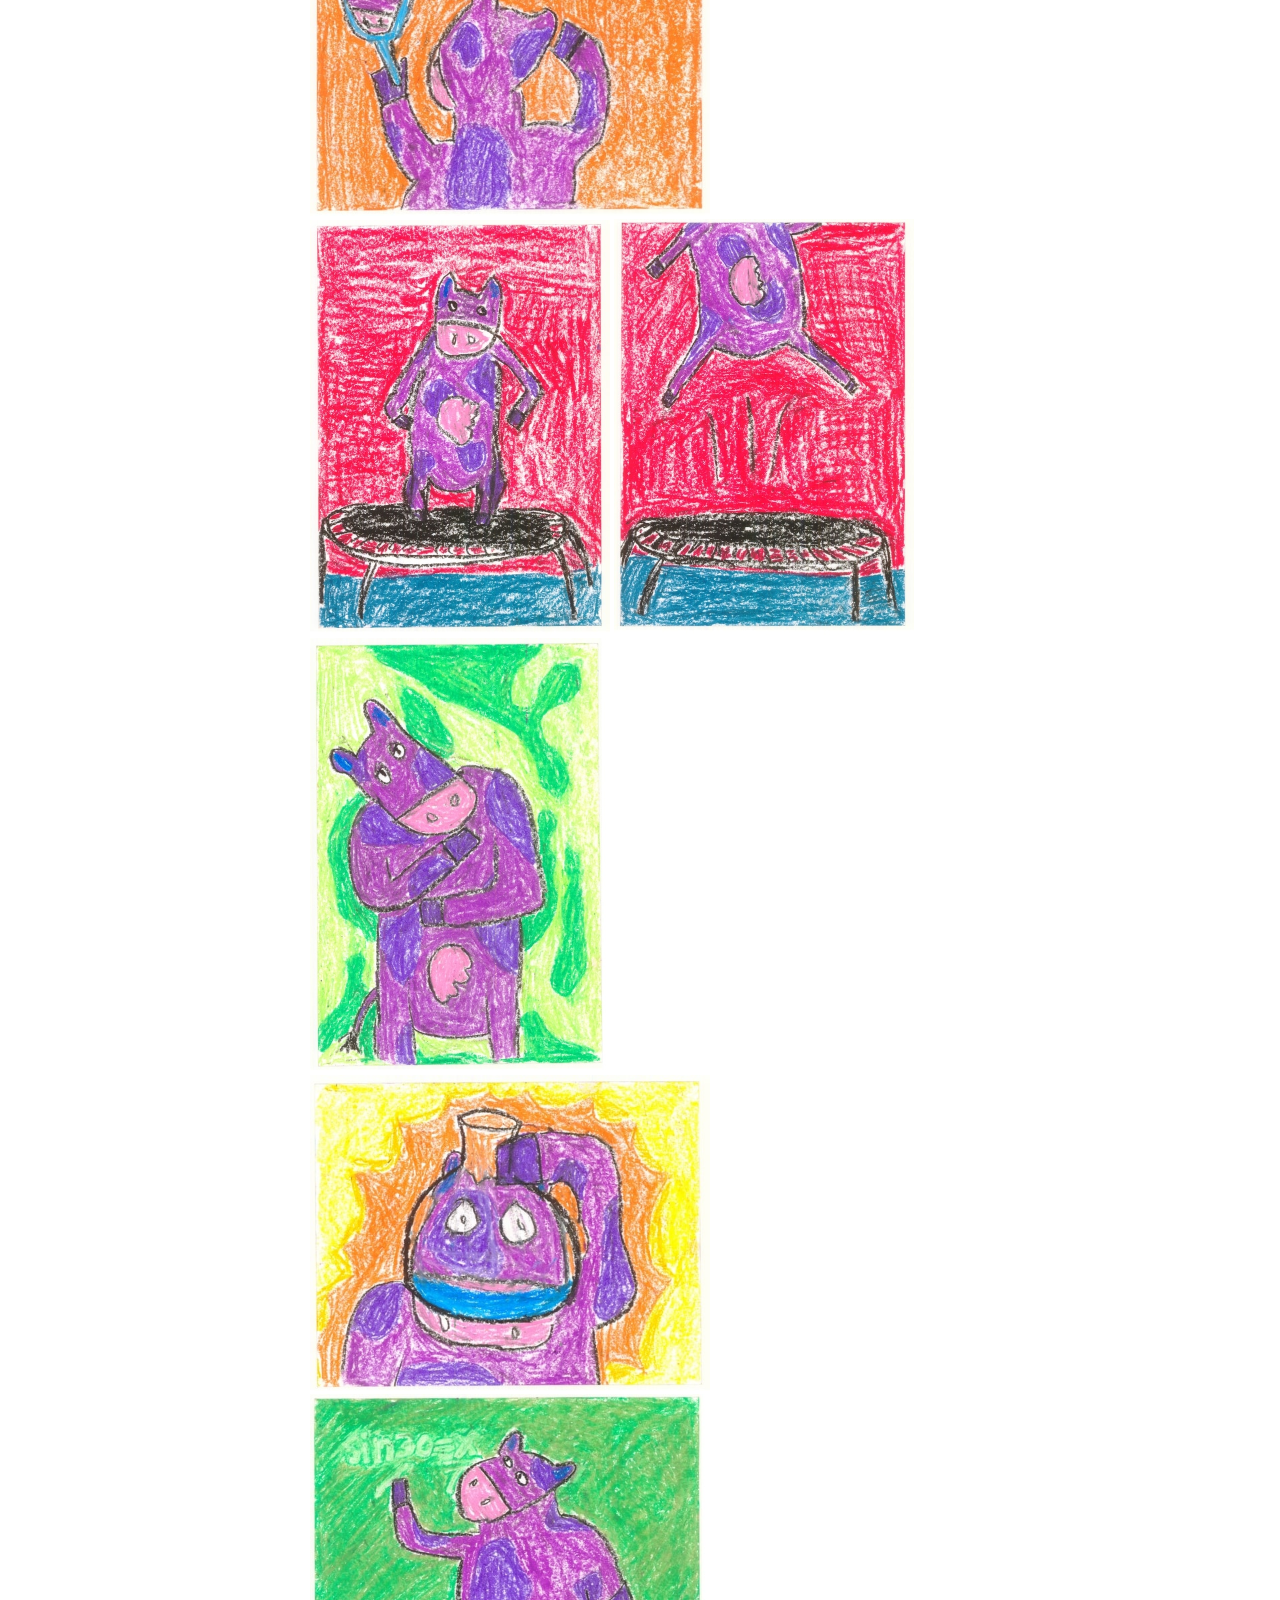
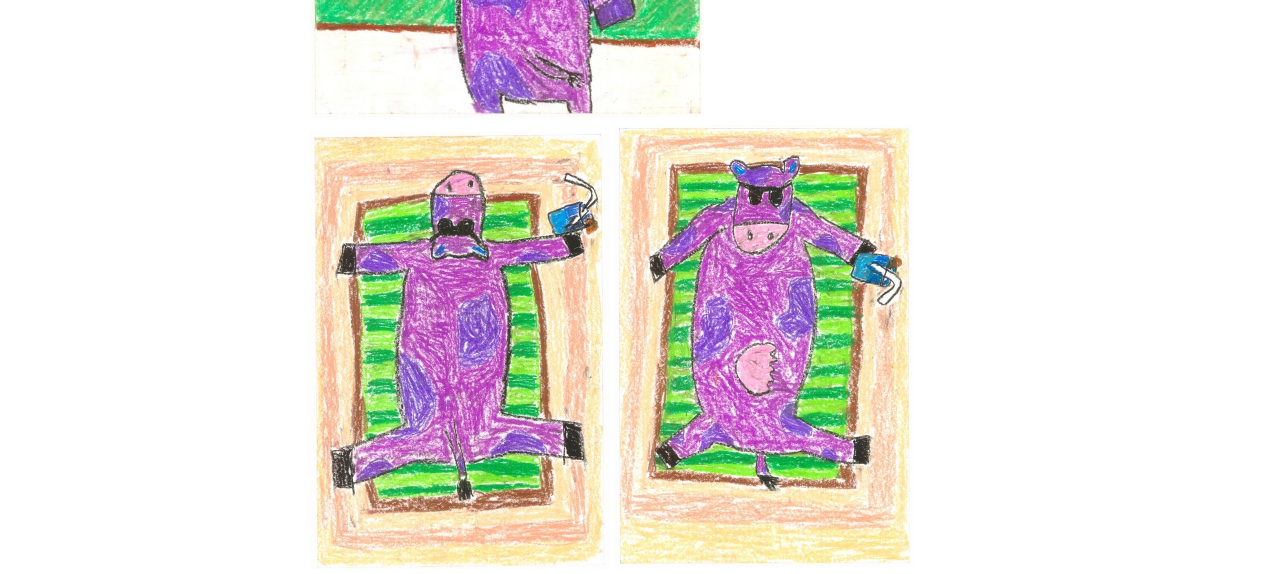
<file: visualart.html>
<!DOCTYPE html>

<html lang="en">

<head>
    <meta charset="UTF-8">
    <meta name="viewport" content="width=device-width,initial-scale=1">
    <title>Art</title>
    <link href="style.css" rel="stylesheet" type="text/css">
    <script type="text/javascript" src="main.js"></script>
    <link href="https://fonts.googleapis.com/css?family=Abel|Anton|Lobster" rel="stylesheet">

</head>

<body> 
        <nav>
        
        <div class="name"><strong>Julia Ruiz Borys</strong> </div>  
        <br>
        <div class="info-link">
            <a href="resume.html">Resume</a>
            <br>
            <a href="index.html">Work</a>
                  <br> <a href="aboutme.html">About</a>
                </div>
        </nav>

        <div class="heading-wrapper">
    <div>
    <h2 class="heading">Illustration</h2></div> 
    <div class="portfolio-wrapper">

<h3>Illustration</h3>
<p>Find my most recent illustrations in the "Drawings" hilight of my Instagram <a href="https://www.instagram.com/julespoodles/?hl=en">@julespoodles</a>. </p>
<img src="portfolio/personalcomp/faces.jpg" alt="" class="long">


<h3>Art Show: Trapped Emotions (2014-2015)</h3>
    <img src="portfolio/personalcomp/super.jpg" alt="" class="hs">
    <img src="portfolio/personalcomp/portrait.jpg" alt="" class="hs">
    <img src="portfolio/personalcomp/emotionlines.jpg" alt="" class="hs">
    <img src="portfolio/personalcomp/inkmotion.jpg" alt="" class="hs">
    <br>
    <img src="portfolio/personalcomp/distraught.jpg" alt="" class="long">

    <img src="portfolio/personalcomp/eye.jpg" alt="" class="long">
    <img src="portfolio/personalcomp/stateof.jpg" alt="" class="long">
    <br>
    <img src="portfolio/personalcomp/inktree.jpg" alt="" class="hs">
    <img src="portfolio/personalcomp/garden.jpg" alt="" class="hs">


<h3>Cow Collection (2015)</h3>
<img src="portfolio/personalcomp/cows/groovycow.jpg" alt="two purple cows psychedelic" class="long">
<img src="portfolio/personalcomp/cows/conceitedcow.jpg" alt="purple cow looking in hand mirror" class="long">


<img src="portfolio/personalcomp/cows/trampolinecow1.jpg" alt="cow on trampoline getting ready to jump" class="cow-collection">
<img src="portfolio/personalcomp/cows/trampolinecow2.jpg" alt="cow on trampoline getting ready to jump" class="cow-collection">
<img src="portfolio/personalcomp/cows/pondercow.jpg" alt="cow thinking with green lava lamp background" class="cow-collection">
<img src="portfolio/personalcomp/cows/chemcow.jpg" alt="cow looking into glass beaker" class="long">

<img src="portfolio/personalcomp/cows/madricow.jpg" alt="Cow teaching calculus" class="long">
<img src="portfolio/personalcomp/cows/beachcow1.jpg" alt="cow thinking with green lava lamp background" class="cow-collection">
<img src="portfolio/personalcomp/cows/beachcow2.jpg" alt="cow thinking with green lava lamp background" class="cow-collection">
</div>
</div>

<div class="footer">
    <span class="interactive fancy" onclick="onButtonPress()">note</span>
</div>

</body>


</html>
</file>
<file: style.css>
* {
  box-sizing: border-box;
}

body {
  color: #BAD3DB;
  margin: 0;
  font-family: 'Abel', sans-serif;
   line-height: 1.0;
  margin-bottom: 0.5rem;
}

::-moz-selection { /* Code for Firefox */
  color: white;
  background: #F19C79;
}

::selection {
  color: whitesmoke; 
  background: #F19C79;
}


.main-image {
  width: 100%;
max-width: 700px;
height: 100%;
}



.image-container {
  text-align: center;
}


.main-links {
  text-align: left;
  padding-left: 5rem;
  position: absolute;
  top: 300px;
  left: 0px;

}

.main-links h1 {
  font-size: 3rem;
}


.Resume, .Portfolio, .AboutMe {
margin-right: 30px;
text-align: right;
}


h1 {
  font-family: 'Lato';
  text-transform: uppercase;
  font-size: 60px; 
}

h2{
  font-family: 'Roboto', sans-serif;
  font-size: 42px;
  color: #FAC9B8;
  line-height: 1.4
}

h3{
  font-size: 21px;
  color: lightblue;
  line-height: 1.4
}
h4{
  font-size: 18px; 
  color: #8B728E;
  line-height: 1.4
} 

h5, h6, p, ul{
  font-family: 'Roboto', sans-serif;
  font-size: 16px;
  color: #A89BA5;
  line-height: 1.4
}

.noteworthy {
  font-size: 42px;
  color: lightblue;
}

other {
  font-family: 'Anton', sans-serif;
  line-height: 1.4;
}

a {
  text-decoration-skip: ink;
  font-weight: bolder;
  color:  #60495A;
  transition: all 120ms ease;
  text-decoration: none;

}

a:hover {
  color: #FAC9B8;
}

a:active {
  color: #A2D6E8;
}

.mainmain {
  padding-left: 1rem;
}


.main {
  max-width: 850px;
  margin: 0 auto;
  margin-bottom: 2rem;
  padding: 0 1rem;
}

.footer {
  text-align: right;
  position: fixed;
  bottom: 0;
  padding: 1rem;
  width: 100%;
}

.fancy {
  font-family: 'Lobster';
  color: #8B728E;
  font-size: 50px;
    padding-right: 40px;
}

.fancy:hover {
  color: lightblue;
}

.fancy:active {
  color: #FAC9B8;
}

.interactive {
  cursor: pointer;
  font-weight: bolder;
  transition: all 150ms ease;
}

.filename {
  font-family: monospace;
  font-weight: bolder;
}

.mover {
  padding: 1rem 0;
  margin: 0;
  transition: padding 450ms ease-out;
}

.move-me:hover {
  padding-left: 140px;
}

.content {
  display: flex;
  flex-direction: row;
  /* flex-wrap: wrap; */
}


.resume-header {
  display: flex;
  flex-direction: row;
  flex-wrap: wrap;
  padding-top: 30px;
  justify-content: space-between;
}

@media(max-width: 700px) {
  .content {
    flex-direction: column;
  }
 
}

.info-link {
  padding-left: 20px;
}


@media(min-width: 950px) {
  .main-links{
    top: 100px;
  }
 
}

@media(min-width: 493px) {
  .main-links{
    top: 200px;
  }
  .main-links h1 {
    font-size: 42px;
  }
  .mainmain {
    padding-left: 5rem;
  }
}

@media(min-width: 703px){
  .right {
    padding-left: 75px;
  }

}


 .stickers {
  width: 100%;
  max-width: 165px;
  max-height: 220px;
  height: 100%;
}

.slideshow-image, .found-coffee, .hs,  .typeography-collage, .cow-collection {
  width: 100%;
  max-width: 300px;
}

.long, .found-coffee-anim{
max-width: 400px;
}

.broadside {
  width: 25%;
  padding: 15px;
}

.biopix {
  max-width: 400px;
  text-align: right;
}
.amtitle {
  font-size: 40px;
  color: lightblue;
}

.aboutmecontent {
  padding-left: 50px;
  padding-right: 500px;
}

.big-box {
  width: 100%;
  height: 100vh;
  display: flex;
}

.big-box a {
  text-decoration: none; /* no underline */
}

.box-item {
  color: white;
  font-weight: bold;
  display: flex;
  align-items: center;
  justify-content: center;
}

body {
  height: 100vh;
}

.am-main-container {
display: flex;
justify-content: center;
align-items: center;
height: 100%;
}

.about-me-container {
  display: flex;
}

@media(max-width: 700px) {
  .about-me-container {
    flex-direction: column;
  }
}


.about-me-desc-container {
  display: flex;
  align-items: center;
}

.about-me-desc {
  padding-left: 25px;
  max-width: 300px;
}

.about-me-image {
  width: 100%;
  max-width: 300px;
}

nav {
  padding: 18px;
  position: fixed;
  right: 0;
}

}
.portfolio-text {
  text-align: right;
  line-height: 1.75em;
  text-align: left;
  animation: fadein 4s;
}

.scholarjet {
  padding-left: 50px;
}

.heading {
  padding-bottom: 25px;
  text-align: center;
justify-content: center;
margin: 0;
}
.heading-wrapper {
  padding-top: 25px;
}

.centered {
  display: block;
  margin-left: auto;
  margin-right: auto;
  max-width: 300px;
}

/* hoverstates on main page */

.portfolio-wrapper {
	width: 100%;
	margin: 70px auto;
  max-width: 700px;
  padding: 0 20px;
  
}
.portfolio-container {
	display: flex;
	flex-wrap: wrap;
	justify-content: space-between;
}
figure {
	flex: 0 1 49%;
	position: relative;
	overflow: hidden;
	text-align: center;
	cursor: pointer;
}
figure img {
	position: relative;
	display: block;
	min-height: 100%;
	max-width: 100%;
}
figcaption {
	padding: 20px;
	color: #fff;
	font-size: 18px;
	-webkit-backface-visibility: hidden;
	backface-visibility: hidden;
	top: auto;
	bottom: 0;
	padding: 16px;
	height: 60px;
	background-color: #fff;
	color: #3c4a50;
}
.hover-effect .icon-links a ::before {
	display: inline-block;
	padding: 8px 10px;
	speak: none;
	-webkit-font-smoothing: antialiased;
	-moz-osx-font-smoothing: grayscale;
}

figure figcaption,
figure figcaption > a {
	position: absolute;
	left: 0;
	width: 100%;
}
.container figure figcaption > a {
	z-index: 1000;
	text-indent: 200%;
	white-space: nowrap;
	font-size: 0;
	opacity: 0;
}
.hover-effect h2 {
	float: left;
}
.hover-effect .icon-links a {
	float: right;
}


/* Transition Styling */
.hover-effect figcaption {
	-webkit-transform: translate3d(0,100%,0);
	transform: translate3d(0,100%,0);

	-webkit-transition: -webkit-transform 0.35s;
	transition: transform 0.35s;
}

.hover-effect .description {
	position: absolute;
	bottom: 150%;
	padding: 20px;
	color: #fff;
	opacity: 0;
	-webkit-backface-visibility: hidden; /* Fix for Chrome 37.0.2062.120 (Mac) */
	
	-webkit-transition: opacity 0.35s;
	transition: opacity 0.35s;
}

.hover-effect h2,
.hover-effect a {
	-webkit-transform: translate3d(0,200%,0);
	transform: translate3d(0,200%,0);

	-webkit-transition: -webkit-transform 0.35s;
	transition: transform 0.35s;
}


/* Hover styles */
.hover-effect:hover .description {
	opacity: 1;
}
.hover-effect:hover figcaption,
.hover-effect:hover h2,
.hover-effect:hover p.icon-links a { 
	-webkit-transform: translate3d(0,0,0);
	transform: translate3d(0,0,0);
}
</file>
